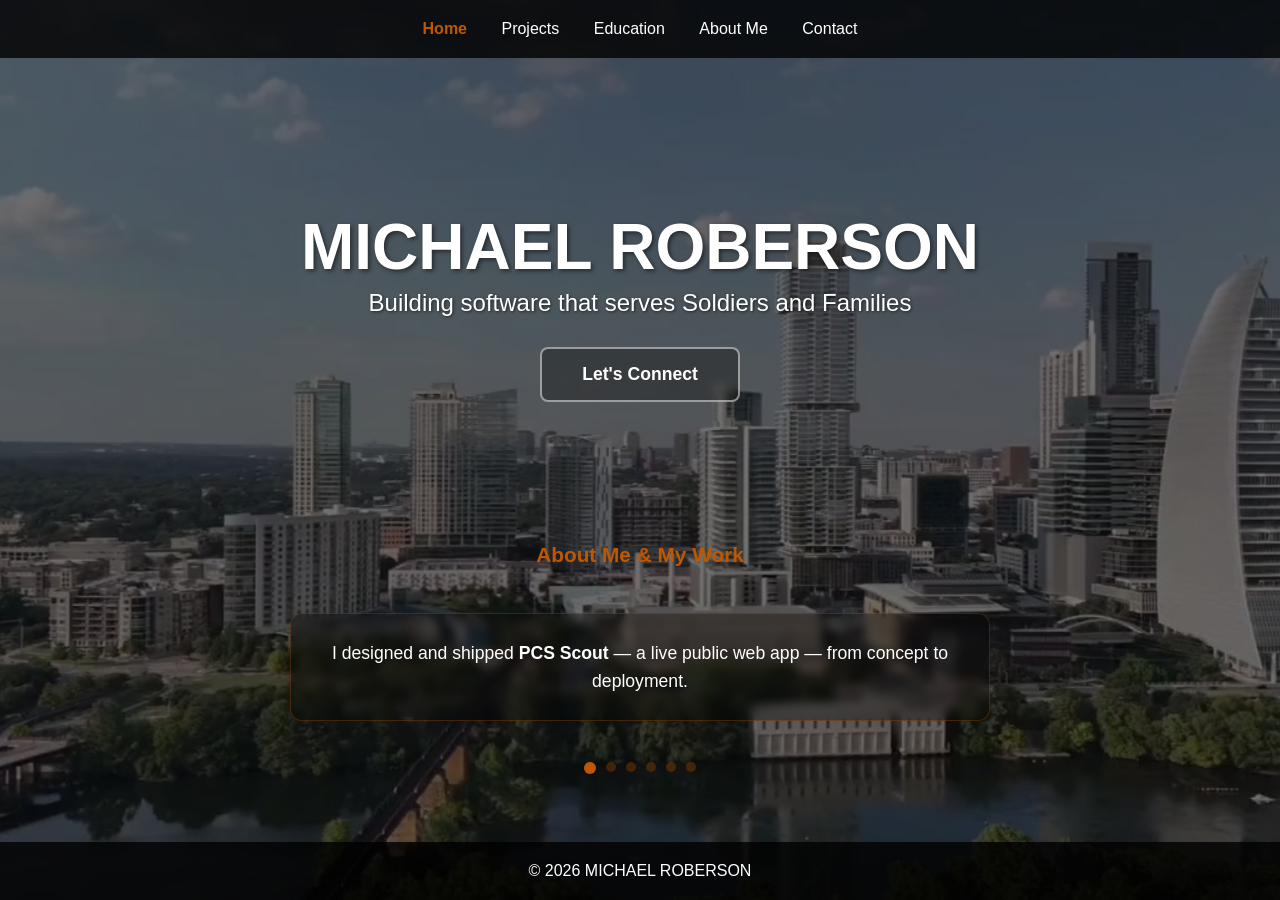
<file: index.html>
<!DOCTYPE html>
<html lang="en">
<head>
  <meta charset="UTF-8">
  <meta name="viewport" content="width=device-width, initial-scale=1.0">
  <title>Michael Roberson - Portfolio</title>
  <link rel="stylesheet" href="style.css?v=2">
</head>
  <body class="video-bg">

  <!-- Boomerang video: forward+reversed frames are baked into the file, so a
       plain native loop plays a seamless, smooth ping-pong (see austin-boomerang
       note in README). Built from the original drone footage with ffmpeg. -->
  <video class="bg-video" autoplay muted loop playsinline preload="auto" poster="video-poster.jpg">
    <source src="austin-boomerang.mp4" type="video/mp4">
  </video>
  <div class="bg-overlay"></div>

  <header>
    <nav>
      <a href="index.html" style="font-weight: bold; color: #BF5700;">Home</a>
      <a href="projects.html">Projects</a>
      <a href="education.html">Education</a>
      <a href="about.html">About Me</a>
      <a href="contact.html">Contact</a>
    </nav>
  </header>
  <!-- rest of your page stays exactly the same -->
  <!--
<body style="background-image: url('https://github.com/Terran-M-R/Terran-Roberson.github.io/blob/main/Portfolio%20Background%20w%20Gradient.jpg?raw=true'); background-size: cover; background-position: center; background-repeat: no-repeat; background-attachment: fixed;">
  
  <header>
    <nav>
      <a href="index.html" style="font-weight: bold; color: #bf5700;">Home</a>
      <a href="about.html">About Me</a>
      <a href="projects.html">Projects</a>
      <a href="education.html">Education</a>
      <a href="contact.html">Contact</a>
      <a href="hobbies.html">Hobbies</a>
    </nav>
  </header> This is the old background image that's just a picture rather than video. If the vid does not work, replace it with this -->
  <!-- Title page and funfacts section, there are some animations for the page on the CCS-->

  <section class="websitetitle">
    <h1 class="fade-in-up">MICHAEL ROBERSON</h1>
    <p class="fade-in-up delay-1">Building software that serves Soldiers and Families</p>
    <div class="connect-button-container fade-in-up delay-2">
    <a href="contact.html" class="connect-button">Let's Connect</a>
    </div>
  </section>

  <section class="fun-facts-section">
  <div class="fun-facts-container fade-in-up delay-3">
    <h3 class="fun-facts-title">About Me &amp; My Work</h3>
    <div class="fun-facts-carousel">
      <div class="fun-fact-card active">
        <p>I designed and shipped <strong>PCS Scout</strong> — a live public web app — from concept to deployment.</p>
      </div>
      <div class="fun-fact-card">
        <p>I taught myself Power BI, DAX, and full-stack web development by building tools people actually use.</p>
      </div>
      <div class="fun-fact-card">
        <p>I turn Army policy like AR 623-3 into working, testable software logic.</p>
      </div>
      <div class="fun-fact-card">
        <p>My tools pair real data engineering with Soldier-centered design.</p>
      </div>
      <div class="fun-fact-card">
        <p>The panorama behind this page is my own drone footage of the downtown Austin skyline — home of the Army Software Factory.</p>
      </div>
      <div class="fun-fact-card">
        <p>Proud University of Texas at Austin alum. Hook 'em! 🤘</p>
      </div>
    </div>
    <div class="carousel-dots">
      <span class="dot active" data-index="0"></span>
      <span class="dot" data-index="1"></span>
      <span class="dot" data-index="2"></span>
      <span class="dot" data-index="3"></span>
      <span class="dot" data-index="4"></span>
      <span class="dot" data-index="5"></span>
    </div>
  </div>
</section>

  <footer>
    <p>&copy; 2026 MICHAEL ROBERSON</p>
  </footer>

  <!-- This is JavaScript for the fun facts page the <script> is is script for JavaScript code, I didn't make another page for a .js file, 
  it's just imbedded here -->
  <script>
  // Fun Facts Carousel
  const cards = document.querySelectorAll('.fun-fact-card');
  const dots = document.querySelectorAll('.dot');
  let currentIndex = 0;
  
  function showCard(index) {
    // Remove active class from all cards and dots
    cards.forEach(card => {
      card.classList.remove('active', 'exit-left');
    });
    dots.forEach(dot => dot.classList.remove('active'));
    
    // Add exit animation to current card
    if (cards[currentIndex]) {
      cards[currentIndex].classList.add('exit-left');
    }
    
    // Update index
    currentIndex = index;
    
    // Show new card and activate dot
    cards[currentIndex].classList.add('active');
    dots[currentIndex].classList.add('active');
  }
  
  function nextCard() {
    const nextIndex = (currentIndex + 1) % cards.length;
    showCard(nextIndex);
  }
  
  // Auto-rotate every 4 seconds
  setInterval(nextCard, 4000);
  
  // Allow manual clicking on dots
  dots.forEach((dot, index) => {
    dot.addEventListener('click', () => {
      showCard(index);
    });
  });
</script>
</body>
</html>
</file>
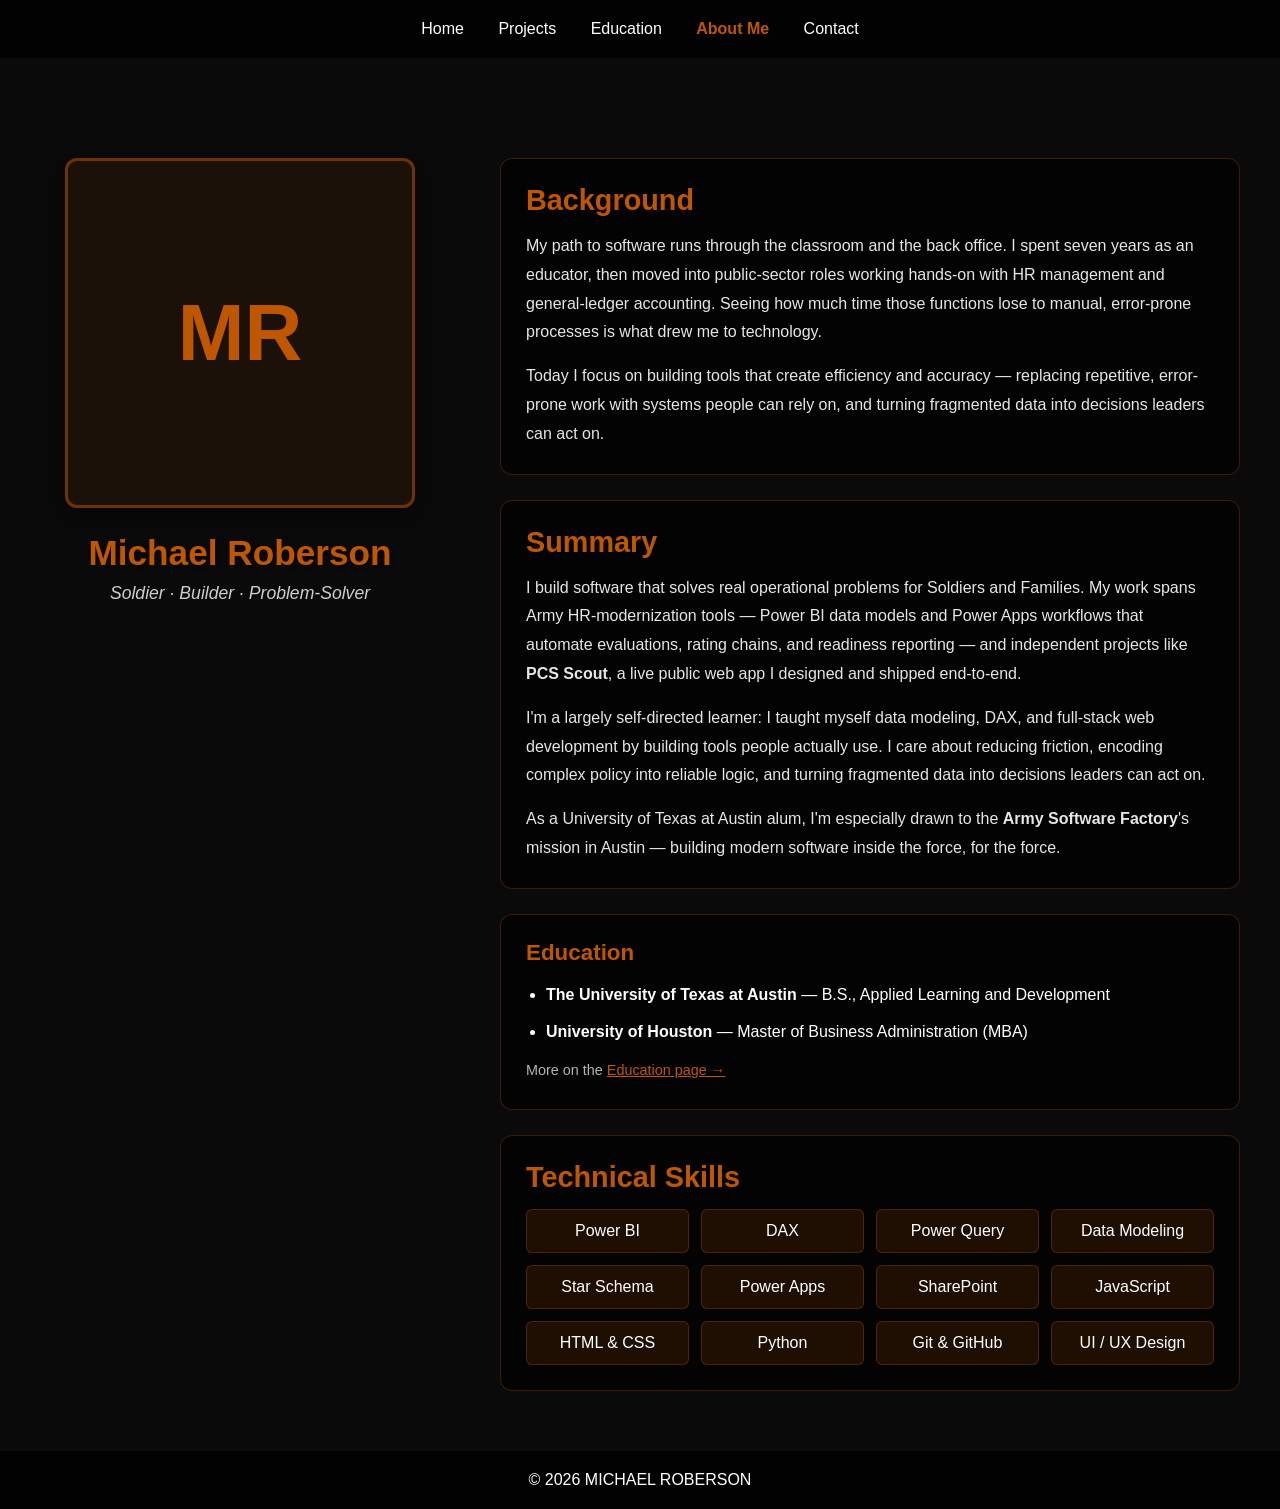
<file: about.html>
<!DOCTYPE html>
<html lang="en">
<head>
  <meta charset="UTF-8">
  <meta name="viewport" content="width=device-width, initial-scale=1.0">
  <title>About Me - Michael Roberson</title>
  <link rel="stylesheet" href="style.css?v=2">
</head>
<body>
  <header>
    <nav>
      <a href="index.html">Home</a>
      <a href="projects.html">Projects</a>
      <a href="education.html">Education</a>
      <a href="about.html" class="active" style="color:#bf5700;">About Me</a>
      <a href="contact.html">Contact</a>
    </nav>
  </header>

  <section class="about-two-column">
    <div class="about-two-column-container">

      <!-- Left: photo + name -->
      <div class="about-photo-side">
        <div class="about-photo-wrapper">
          <!-- Replace the div below with: <img class="about-photo" src="profile.jpg" alt="Michael Roberson"> -->
          <div class="about-photo" style="max-width:350px;height:350px;display:flex;align-items:center;justify-content:center;font-size:5rem;font-weight:bold;color:#bf5700;background:rgba(191, 87, 0,0.1);margin:0 auto;">MR</div>
        </div>
        <h1 class="about-name">Michael Roberson</h1>
        <p class="about-tagline">Soldier · Builder · Problem-Solver</p>
      </div>

      <!-- Right: content -->
      <div class="about-content-side">

        <div class="about-section-box">
          <h2>Background</h2>
          <p>
            My path to software runs through the classroom and the back office.
            I spent seven years as an educator, then moved into public-sector
            roles working hands-on with HR management and general-ledger
            accounting. Seeing how much time those functions lose to manual,
            error-prone processes is what drew me to technology.
          </p>
          <p style="margin-top:15px;">
            Today I focus on building tools that create efficiency and accuracy —
            replacing repetitive, error-prone work with systems people can rely
            on, and turning fragmented data into decisions leaders can act on.
          </p>
        </div>

        <div class="about-section-box">
          <h2>Summary</h2>
          <p>
            I build software that solves real operational problems for Soldiers
            and Families. My work spans Army HR-modernization tools — Power BI
            data models and Power Apps workflows that automate evaluations,
            rating chains, and readiness reporting — and independent projects
            like <strong>PCS Scout</strong>, a live public web app I designed and
            shipped end-to-end.
          </p>
          <p style="margin-top:15px;">
            I'm a largely self-directed learner: I taught myself data modeling,
            DAX, and full-stack web development by building tools people actually
            use. I care about reducing friction, encoding complex policy into
            reliable logic, and turning fragmented data into decisions leaders
            can act on.
          </p>
          <p style="margin-top:15px;">
            As a University of Texas at Austin alum, I'm especially drawn to the
            <strong>Army Software Factory</strong>'s mission in Austin — building
            modern software inside the force, for the force.
          </p>
        </div>

        <div class="about-section-box">
          <h3>Education</h3>
          <ul class="info-list">
            <li><strong>The University of Texas at Austin</strong> — B.S., Applied Learning and Development</li>
            <li><strong>University of Houston</strong> — Master of Business Administration (MBA)</li>
          </ul>
          <p style="margin-top:12px;font-size:0.9rem;color:rgba(255,255,255,0.7);">
            More on the <a href="education.html" style="color:#bf5700;">Education page →</a>
          </p>
        </div>

        <div class="about-section-box">
          <h2>Technical Skills</h2>
          <div class="skills-grid">
            <div class="skill-item">Power BI</div>
            <div class="skill-item">DAX</div>
            <div class="skill-item">Power Query</div>
            <div class="skill-item">Data Modeling</div>
            <div class="skill-item">Star Schema</div>
            <div class="skill-item">Power Apps</div>
            <div class="skill-item">SharePoint</div>
            <div class="skill-item">JavaScript</div>
            <div class="skill-item">HTML &amp; CSS</div>
            <div class="skill-item">Python</div>
            <div class="skill-item">Git &amp; GitHub</div>
            <div class="skill-item">UI / UX Design</div>
          </div>
        </div>

      </div>
    </div>
  </section>

  <footer>
    <p>&copy; 2026 MICHAEL ROBERSON</p>
  </footer>
</body>
</html>
</file>
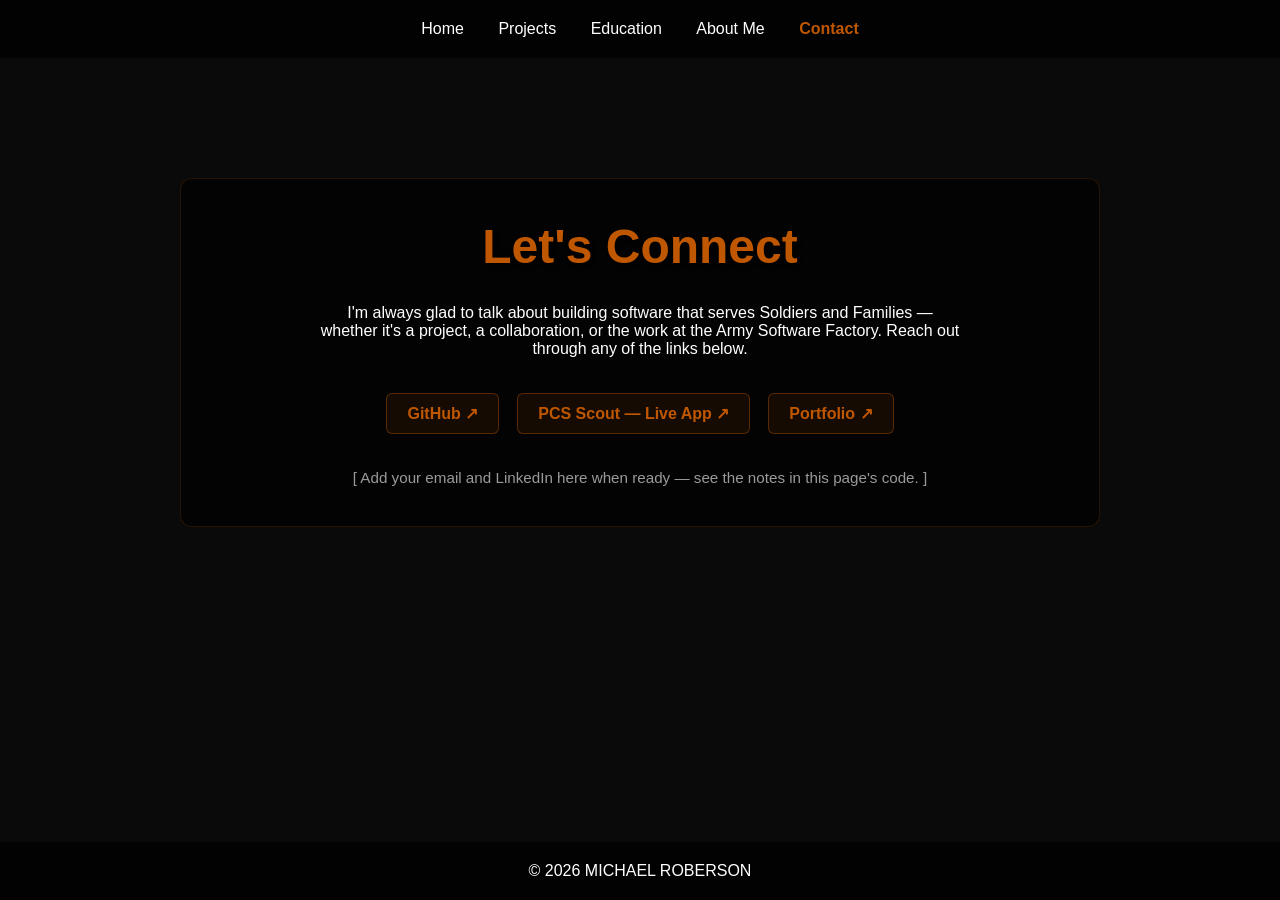
<file: contact.html>
<!DOCTYPE html>
<html lang="en">
<head>
  <meta charset="UTF-8">
  <meta name="viewport" content="width=device-width, initial-scale=1.0">
  <title>Contact - Michael Roberson</title>
  <link rel="stylesheet" href="style.css?v=2">
</head>
<body>
  <header>
    <nav>
      <a href="index.html">Home</a>
      <a href="projects.html">Projects</a>
      <a href="education.html">Education</a>
      <a href="about.html">About Me</a>
      <a href="contact.html" class="active" style="color:#bf5700;">Contact</a>
    </nav>
  </header>

  <section class="about-section-new">
    <div class="about-content" style="text-align:center;">
      <h1 class="about-title">Let's Connect</h1>
      <p class="about-bio" style="max-width:640px;margin:0 auto 35px auto;">
        I'm always glad to talk about building software that serves Soldiers and
        Families — whether it's a project, a collaboration, or the work at the
        Army Software Factory. Reach out through any of the links below.
      </p>

      <div style="display:flex;flex-wrap:wrap;gap:18px;justify-content:center;">
        <a class="org-link" href="https://github.com/Michael-W-R" target="_blank" rel="noopener" style="display:inline-block;">GitHub ↗</a>
        <a class="org-link" href="https://pcsscout.com" target="_blank" rel="noopener" style="display:inline-block;">PCS Scout — Live App ↗</a>
        <a class="org-link" href="https://github.com/Michael-W-R/Portfolio" target="_blank" rel="noopener" style="display:inline-block;">Portfolio ↗</a>
        <!-- Add your email: <a class="org-link" href="mailto:you@example.com">Email</a> -->
        <!-- Add LinkedIn: <a class="org-link" href="https://linkedin.com/in/your-handle" target="_blank" rel="noopener">LinkedIn ↗</a> -->
      </div>

      <p style="margin-top:35px;color:rgba(255,255,255,0.6);font-size:0.95rem;">
        [ Add your email and LinkedIn here when ready — see the notes in this
        page's code. ]
      </p>
    </div>
  </section>

  <footer>
    <p>&copy; 2026 MICHAEL ROBERSON</p>
  </footer>
</body>
</html>
</file>
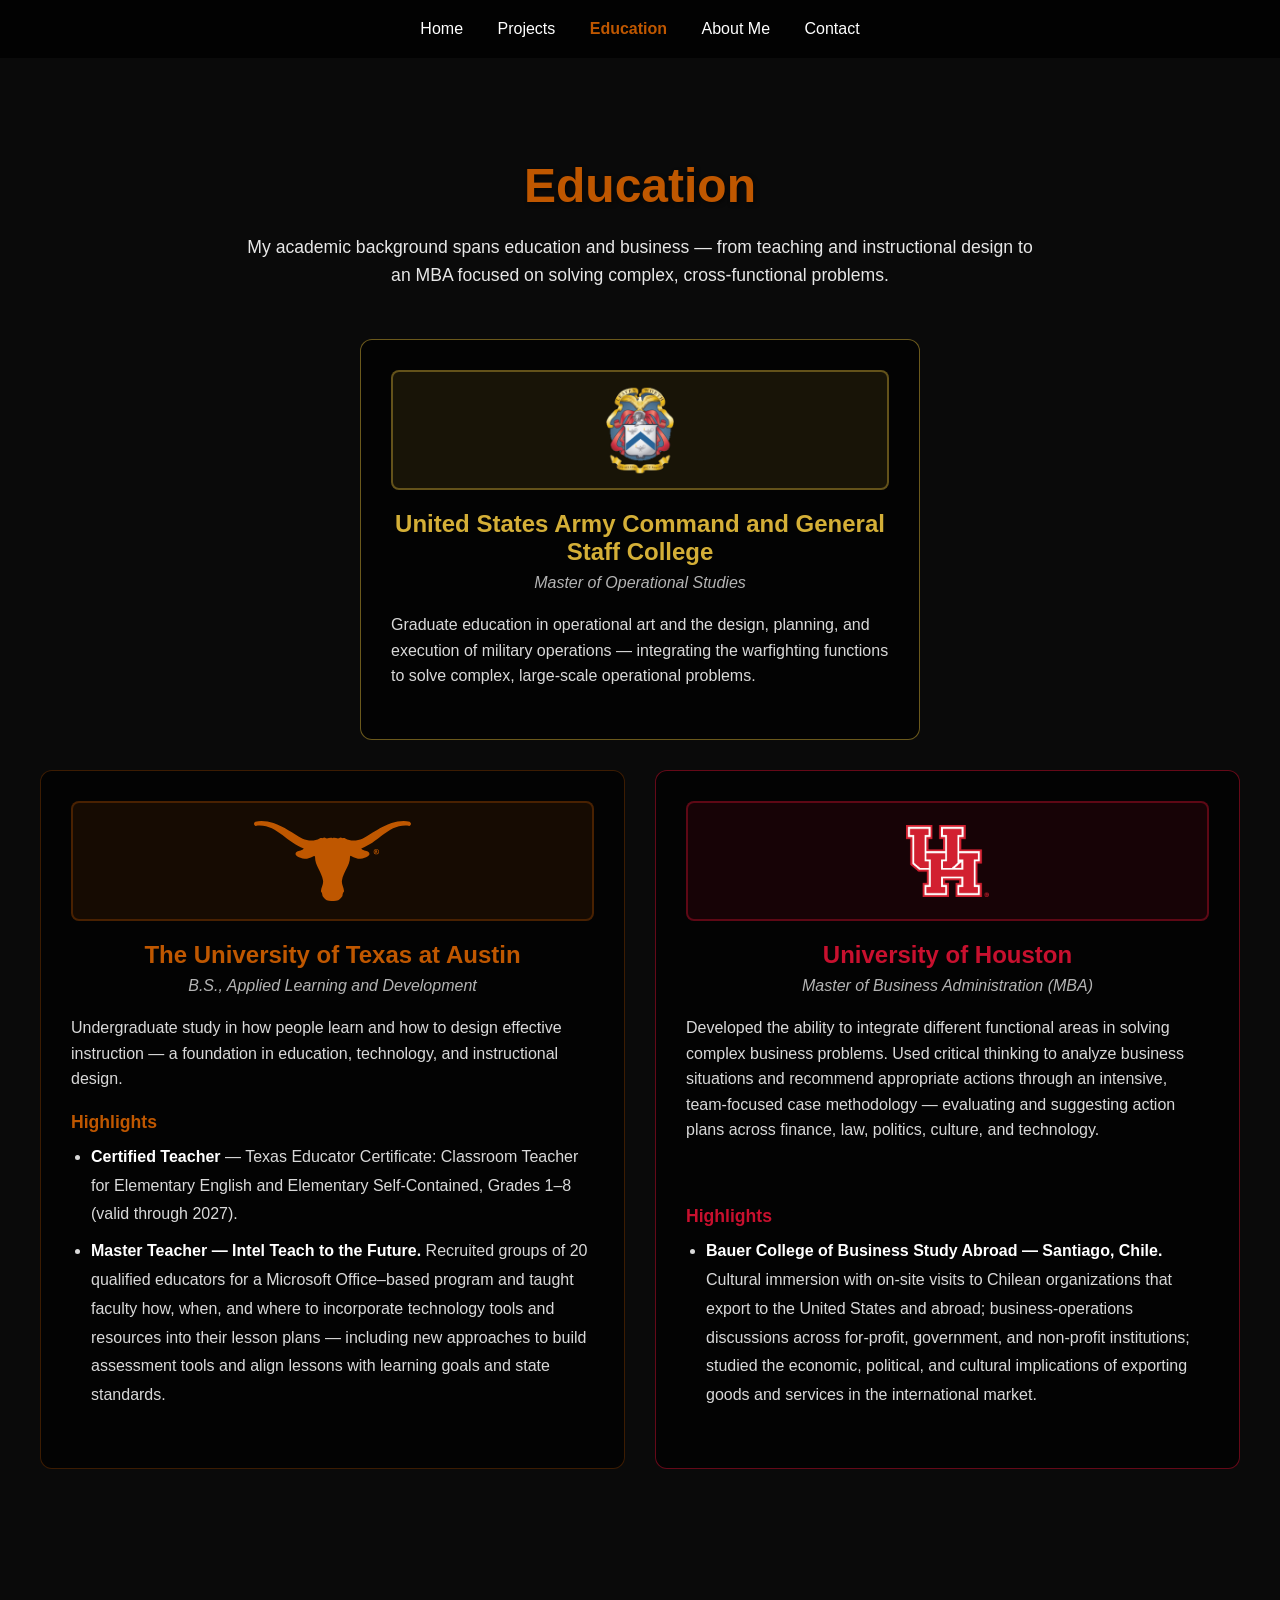
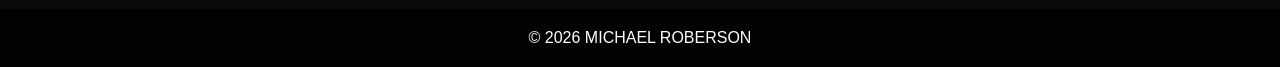
<file: education.html>
<!DOCTYPE html>
<html lang="en">
<head>
  <meta charset="UTF-8">
  <meta name="viewport" content="width=device-width, initial-scale=1.0">
  <title>Education - Michael Roberson</title>
  <link rel="stylesheet" href="style.css?v=2">
</head>
<body>
  <header>
    <nav>
      <a href="index.html">Home</a>
      <a href="projects.html">Projects</a>
      <a href="education.html" class="active" style="color:#bf5700;">Education</a>
      <a href="about.html">About Me</a>
      <a href="contact.html">Contact</a>
    </nav>
  </header>

  <section class="organizations-section">
    <div class="organizations-container">
      <h1 class="organizations-title">Education</h1>
      <p class="organizations-intro">
        My academic background spans education and business — from teaching and
        instructional design to an MBA focused on solving complex,
        cross-functional problems.
      </p>

      <!-- United States Command and General Staff College (centered, featured) -->
      <div class="org-featured">
        <div class="org-card cgsc-card">
          <div class="org-logo-placeholder">
            <img class="org-logo" src="images/cgsc-logo-transparent.png" alt="United States Army Command and General Staff College crest" style="height:100px;width:auto;">
          </div>
          <h3 class="org-name">United States Army Command and General Staff College</h3>
          <p class="org-role">Master of Operational Studies</p>
          <div class="org-description">
            <p>Graduate education in operational art and the design, planning, and
            execution of military operations — integrating the warfighting
            functions to solve complex, large-scale operational problems.</p>
          </div>
        </div>
      </div>

      <div class="organizations-grid">

        <!-- The University of Texas at Austin -->
        <div class="org-card">
          <div class="org-logo-placeholder">
            <img class="org-logo" src="images/ut-bevo.svg" alt="The University of Texas at Austin logo" style="height:80px;width:auto;">
          </div>
          <h3 class="org-name">The University of Texas at Austin</h3>
          <p class="org-role">B.S., Applied Learning and Development</p>
          <div class="org-description">
            <p>Undergraduate study in how people learn and how to design
            effective instruction — a foundation in education, technology, and
            instructional design.</p>
          </div>
          <div class="org-activities">
            <h4>Highlights</h4>
            <ul>
              <li><strong>Certified Teacher</strong> — Texas Educator
              Certificate: Classroom Teacher for Elementary English and
              Elementary Self-Contained, Grades 1–8 (valid through 2027).</li>
              <li><strong>Master Teacher — Intel Teach to the Future.</strong>
              Recruited groups of 20 qualified educators for a Microsoft
              Office–based program and taught faculty how, when, and where to
              incorporate technology tools and resources into their lesson
              plans — including new approaches to build assessment tools and
              align lessons with learning goals and state standards.</li>
            </ul>
          </div>
        </div>

        <!-- University of Houston -->
        <div class="org-card uh-card">
          <div class="org-logo-placeholder">
            <img class="org-logo" src="images/uh-logo.png" alt="University of Houston logo" style="height:72px;width:auto;">
          </div>
          <h3 class="org-name">University of Houston</h3>
          <p class="org-role">Master of Business Administration (MBA)</p>
          <div class="org-description">
            <p>Developed the ability to integrate different functional areas in
            solving complex business problems. Used critical thinking to analyze
            business situations and recommend appropriate actions through an
            intensive, team-focused case methodology — evaluating and suggesting
            action plans across finance, law, politics, culture, and
            technology.</p>
          </div>
          <div class="org-activities">
            <h4>Highlights</h4>
            <ul>
              <li><strong>Bauer College of Business Study Abroad — Santiago,
              Chile.</strong> Cultural immersion with on-site visits to Chilean
              organizations that export to the United States and abroad;
              business-operations discussions across for-profit, government, and
              non-profit institutions; studied the economic, political, and
              cultural implications of exporting goods and services in the
              international market.</li>
            </ul>
          </div>
        </div>

      </div>
    </div>
  </section>

  <footer>
    <p>&copy; 2026 MICHAEL ROBERSON</p>
  </footer>
</body>
</html>
</file>
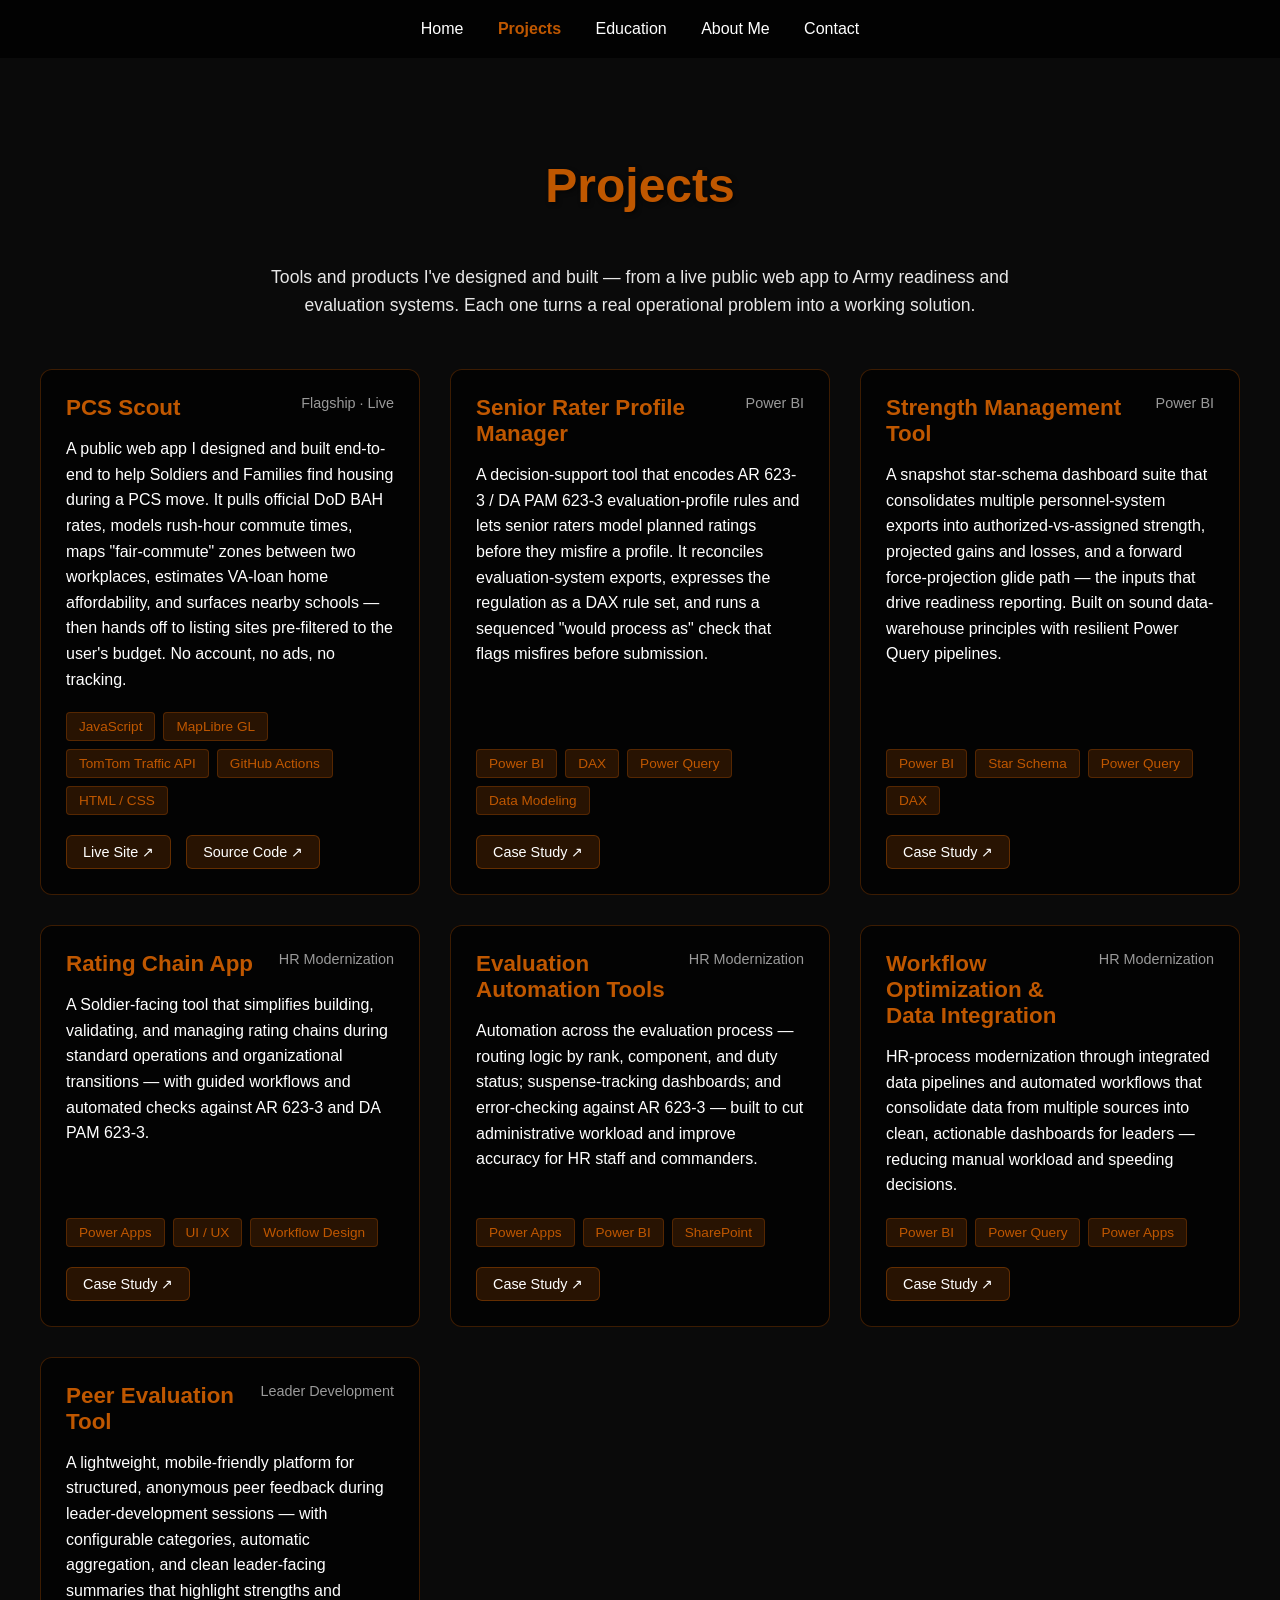
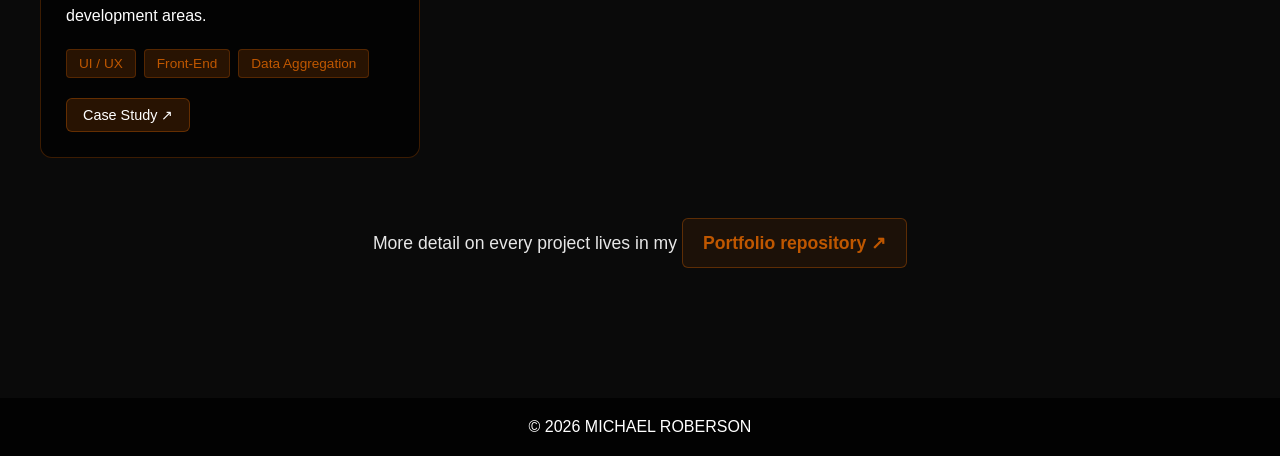
<file: projects.html>
<!DOCTYPE html>
<html lang="en">
<head>
  <meta charset="UTF-8">
  <meta name="viewport" content="width=device-width, initial-scale=1.0">
  <title>Projects - Michael Roberson</title>
  <link rel="stylesheet" href="style.css?v=2">
</head>
<body>
  <header>
    <nav>
      <a href="index.html">Home</a>
      <a href="projects.html" class="active" style="color:#bf5700;">Projects</a>
      <a href="education.html">Education</a>
      <a href="about.html">About Me</a>
      <a href="contact.html">Contact</a>
    </nav>
  </header>

  <section class="projects-section">
    <div class="projects-container">
      <h1 class="projects-title">Projects</h1>
      <p class="organizations-intro">
        Tools and products I've designed and built — from a live public web app
        to Army readiness and evaluation systems. Each one turns a real
        operational problem into a working solution.
      </p>

      <div class="projects-grid">

        <!-- PCS Scout -->
        <div class="project-card">
          <div class="project-header">
            <h3>PCS Scout</h3>
            <span class="project-date">Flagship · Live</span>
          </div>
          <p class="project-description">
            A public web app I designed and built end-to-end to help Soldiers and
            Families find housing during a PCS move. It pulls official DoD BAH
            rates, models rush-hour commute times, maps "fair-commute" zones
            between two workplaces, estimates VA-loan home affordability, and
            surfaces nearby schools — then hands off to listing sites pre-filtered
            to the user's budget. No account, no ads, no tracking.
          </p>
          <div class="project-tech">
            <span class="tech-tag">JavaScript</span>
            <span class="tech-tag">MapLibre GL</span>
            <span class="tech-tag">TomTom Traffic API</span>
            <span class="tech-tag">GitHub Actions</span>
            <span class="tech-tag">HTML / CSS</span>
          </div>
          <div class="project-links">
            <a class="project-link" href="https://pcsscout.com" target="_blank" rel="noopener">Live Site ↗</a>
            <a class="project-link" href="https://github.com/Michael-W-R/pcs-housing-finder" target="_blank" rel="noopener">Source Code ↗</a>
          </div>
        </div>

        <!-- Senior Rater Profile Manager -->
        <div class="project-card">
          <div class="project-header">
            <h3>Senior Rater Profile Manager</h3>
            <span class="project-date">Power BI</span>
          </div>
          <p class="project-description">
            A decision-support tool that encodes AR 623-3 / DA PAM 623-3
            evaluation-profile rules and lets senior raters model planned ratings
            before they misfire a profile. It reconciles evaluation-system
            exports, expresses the regulation as a DAX rule set, and runs a
            sequenced "would process as" check that flags misfires before
            submission.
          </p>
          <div class="project-tech">
            <span class="tech-tag">Power BI</span>
            <span class="tech-tag">DAX</span>
            <span class="tech-tag">Power Query</span>
            <span class="tech-tag">Data Modeling</span>
          </div>
          <div class="project-links">
            <a class="project-link" href="https://github.com/Michael-W-R/Portfolio/blob/main/Army-Projects/Senior-Rater-Profile-Manager.md" target="_blank" rel="noopener">Case Study ↗</a>
          </div>
        </div>

        <!-- Strength Management Tool -->
        <div class="project-card">
          <div class="project-header">
            <h3>Strength Management Tool</h3>
            <span class="project-date">Power BI</span>
          </div>
          <p class="project-description">
            A snapshot star-schema dashboard suite that consolidates multiple
            personnel-system exports into authorized-vs-assigned strength,
            projected gains and losses, and a forward force-projection glide
            path — the inputs that drive readiness reporting. Built on sound
            data-warehouse principles with resilient Power Query pipelines.
          </p>
          <div class="project-tech">
            <span class="tech-tag">Power BI</span>
            <span class="tech-tag">Star Schema</span>
            <span class="tech-tag">Power Query</span>
            <span class="tech-tag">DAX</span>
          </div>
          <div class="project-links">
            <a class="project-link" href="https://github.com/Michael-W-R/Portfolio/blob/main/Army-Projects/Strength-Management-Tool.md" target="_blank" rel="noopener">Case Study ↗</a>
          </div>
        </div>

        <!-- Rating Chain App -->
        <div class="project-card">
          <div class="project-header">
            <h3>Rating Chain App</h3>
            <span class="project-date">HR Modernization</span>
          </div>
          <p class="project-description">
            A Soldier-facing tool that simplifies building, validating, and
            managing rating chains during standard operations and organizational
            transitions — with guided workflows and automated checks against
            AR 623-3 and DA PAM 623-3.
          </p>
          <div class="project-tech">
            <span class="tech-tag">Power Apps</span>
            <span class="tech-tag">UI / UX</span>
            <span class="tech-tag">Workflow Design</span>
          </div>
          <div class="project-links">
            <a class="project-link" href="https://github.com/Michael-W-R/Portfolio/blob/main/Army-Projects/Rating-Chain-App.md" target="_blank" rel="noopener">Case Study ↗</a>
          </div>
        </div>

        <!-- Evaluation Automation Tools -->
        <div class="project-card">
          <div class="project-header">
            <h3>Evaluation Automation Tools</h3>
            <span class="project-date">HR Modernization</span>
          </div>
          <p class="project-description">
            Automation across the evaluation process — routing logic by rank,
            component, and duty status; suspense-tracking dashboards; and
            error-checking against AR 623-3 — built to cut administrative
            workload and improve accuracy for HR staff and commanders.
          </p>
          <div class="project-tech">
            <span class="tech-tag">Power Apps</span>
            <span class="tech-tag">Power BI</span>
            <span class="tech-tag">SharePoint</span>
          </div>
          <div class="project-links">
            <a class="project-link" href="https://github.com/Michael-W-R/Portfolio/blob/main/Army-Projects/Evaluation-Automation.md" target="_blank" rel="noopener">Case Study ↗</a>
          </div>
        </div>

        <!-- Workflow Optimization -->
        <div class="project-card">
          <div class="project-header">
            <h3>Workflow Optimization &amp; Data Integration</h3>
            <span class="project-date">HR Modernization</span>
          </div>
          <p class="project-description">
            HR-process modernization through integrated data pipelines and
            automated workflows that consolidate data from multiple sources into
            clean, actionable dashboards for leaders — reducing manual workload
            and speeding decisions.
          </p>
          <div class="project-tech">
            <span class="tech-tag">Power BI</span>
            <span class="tech-tag">Power Query</span>
            <span class="tech-tag">Power Apps</span>
          </div>
          <div class="project-links">
            <a class="project-link" href="https://github.com/Michael-W-R/Portfolio/blob/main/Army-Projects/WorkFlow-Optimization.md" target="_blank" rel="noopener">Case Study ↗</a>
          </div>
        </div>

        <!-- Peer Evaluation Tool -->
        <div class="project-card">
          <div class="project-header">
            <h3>Peer Evaluation Tool</h3>
            <span class="project-date">Leader Development</span>
          </div>
          <p class="project-description">
            A lightweight, mobile-friendly platform for structured, anonymous
            peer feedback during leader-development sessions — with configurable
            categories, automatic aggregation, and clean leader-facing summaries
            that highlight strengths and development areas.
          </p>
          <div class="project-tech">
            <span class="tech-tag">UI / UX</span>
            <span class="tech-tag">Front-End</span>
            <span class="tech-tag">Data Aggregation</span>
          </div>
          <div class="project-links">
            <a class="project-link" href="https://github.com/Michael-W-R/Portfolio/blob/main/Army-Projects/Peer-Evaluation-Tool.md" target="_blank" rel="noopener">Case Study ↗</a>
          </div>
        </div>

      </div>

      <p class="organizations-intro" style="margin-top:20px;">
        More detail on every project lives in my
        <a class="org-link" href="https://github.com/Michael-W-R/Portfolio" target="_blank" rel="noopener" style="display:inline-block;">Portfolio repository ↗</a>
      </p>
    </div>
  </section>

  <footer>
    <p>&copy; 2026 MICHAEL ROBERSON</p>
  </footer>
</body>
</html>
</file>
<file: style.css>
* {
  margin: 0;
  padding: 0;
  box-sizing: border-box;
}

/* Background video for the homepage only. Sits behind all content:
   video furthest back (-2), dark overlay above it (-1) for text
   readability — replaces the gradient that was baked into the old JPG. */

body.video-bg {
  background: none;
}

.bg-video {
  position: fixed;
  top: 0;
  left: 0;
  width: 100%;
  height: 100%;
  object-fit: cover;
  z-index: -2;
}

.bg-overlay {
  position: fixed;
  top: 0;
  left: 0;
  width: 100%;
  height: 100%;
  background: rgba(0, 0, 0, 0.55);
  z-index: -1;
}

/* This is the settings for the homepage body, NOT the body for the rest of the HTML. I did this so the background of the hompeage is different from the 
rest of the website 
html, homepagebody {
  height: 100%;
  margin: 0;
}

homepagebody {
  display: flex;
  flex-direction: column;
  min-height: 100vh;
  font-family: Verdana, sans-serif;
  background-image: url('https://github.com/Terran-M-R/Terran-Roberson.github.io/blob/main/Portfolio%20Background%20w%20Gradient.jpg?raw=true');
  background-size: cover;
  background-position: center;
  background-repeat: no-repeat;
  background-attachment: fixed;
  color: #ffffff;
}
*/

/* These are the settings for the background of the other HTMLs, not the homepage. If I want a background for the rest of the pages, I need to add
background-image: url(''); */

/* Sticky-footer setup: body is a full-height flex column and footer uses
   margin-top:auto to pin to the bottom. Note: do NOT put height:100% on body
   here — a fixed height makes the flex column shrink tall page content out
   past the footer (footer ends up mid-page). min-height:100vh below is enough. */
html, body {
  margin: 0;
}

body {
  display: flex;
  flex-direction: column;
  min-height: 100vh;
  font-family: Verdana, sans-serif;
  background-color: #0a0a0a;
  color: #ffffff;
  overflow-x: hidden;
  animation: pageFadeIn 0.4s ease-in;
}

@keyframes pageFadeIn {
  from {
    opacity: 0;
  }
  to {
    opacity: 1;
  }
}

/* This Section makes the website title and social media links in the middle of the page and offset 300 pixels */
.websitetitle {
  display: flex;
  flex-direction: column;
  justify-content: center;
  align-items: center;
  min-height: 55vh;
  text-align: center;
  color: white; 
}

.websitetitle h1 {
  font-size: 4rem;
  margin-bottom: 5px;
  text-shadow: 2px 2px 4px rgba(0, 0, 0, 0.5);

}

.websitetitle p {
  font-size: 1.5rem;
  text-shadow: 1px 1px 3px rgba(0, 0, 0, 0.6);
}

/* These are the general settings for the header. The position allows it to remain at the top while one scrolls down each page */
header {
  position: sticky;
  top: 0;
  width: 100%;
  background-color: rgba(0, 0, 0, 0.8);
  padding: 20px;
  text-align: center;
  z-index: 100;
}

/* The navigation is part of the header. It is the word links to the other pages. Hover changes the way it looks when a mouse is over it. Active shows when 
a the user is currently on the page. Ex: One the hompeage, the Home link is in bold. On HTML, I need to put class = active on each that is actually active. */
nav a {
  margin: 0 15px;
  text-decoration: none;
  color: #ffffff;
  transition: transform 0.5s ease;
  transition: all 0.3s ease, font-weight 0.5s;
}

nav a:hover {
  font-weight: bold;
  transform: translateY(-2px);
}

nav a.active {
  font-weight: 700;
}

/* The social links are underneath the website title. They are worded buttons to different social media platforms. When someone hovers over the links
the buttons move down 3 pixels and darken to let userers know they are clicking them. There is also a transition, it gets visibly darker as you hover*/

/* animations for page loading and more stuff on the index */

/* animation so the content of the pages move up into place as a page loads so it looks neat */
@keyframes fadeInUp {
  from {
    opacity: 0;
    transform: translateY(30px);
  }
  to {
    opacity: 1;
    transform: translateY(0);
  }
}

.fade-in-up {
  animation: fadeInUp 1s ease-out forwards;
  opacity: 0;
}

.delay-1 {
  animation-delay: 0.3s;
}

.delay-2 {
  animation-delay: 0.6s;
}

/* social media links, same as other social media links icon, not active at the moment, might use in the future  */
.social-links a {
  padding: 12px 24px;
  background-color: rgba(0, 0, 0, 0.3);
  color: #ffffff;
  text-decoration: none;
  border-radius: 8px;
  font-weight: bold;
  transition: all 0.3s ease;
  display: flex;
  align-items: center;
  gap: 8px;
  backdrop-filter: blur(5px);
  border: 2px solid transparent;
  transform: translateX(300px);
}

.social-icon {
  font-size: 1.2rem;
  transition: transform 0.3s ease;
  transform: translateX(300px);
}

.social-links a:hover {
  transform: translateY(-5px) scale(1.05);
  background-color: rgba(191, 87, 0, 0.2);
  color: #bf5700;
  border-color: rgba(191, 87, 0, 0.5);
  box-shadow: 0 8px 20px rgba(191, 87, 0, 0.3);
}

.social-links a:hover .social-icon {
  transform: scale(1.2) rotate(5deg);
}

/* animation so my name, the websitetitle, kind of pops out */
.websitetitle h1 {
  animation: fadeInUp 1s ease-out forwards, subtlePulse 3s ease-in-out infinite 2s;
}

@keyframes subtlePulse {
  0%, 100% {
    text-shadow: 2px 2px 4px rgba(0, 0, 0, 0.5);
  }
  50% {
    text-shadow: 2px 2px 20px rgba(191, 87, 0, 0.4), 2px 2px 4px rgba(0, 0, 0, 0.5);
  }
}

/* animation for header to appear onscreen after a delay so it looks neat*/
header {
  animation: fadeIn 0.8s ease-out;
}

@keyframes fadeIn {
  from {
    opacity: 0;
  }
  to {
    opacity: 1;
  }
}





.social-links {
  display: flex;
  gap: 20px;
  margin-top: 30px;
  justify-content: center;
  transform: translateX(300px);
}

/* Might use social links again, but since replaced it */

/*.social-links a {
  padding: 12px 24px;
  background-color: rgba(0, 0, 0, 0.3);
  color: #ffffff;
  text-decoration: none;
  border-radius: 8px;
  font-weight: bold;
  transition: transform 0.2s, background-color 0.3s;
}

.social-links a:hover {
  transform: translateY(-3px);
  background-color: rgba(0, 0, 0, 0.9);
  color: #bf5700;
} */ 

/* connect button on homepage/ same 3 buttons for links to social media on the connect page */

.connect-button-container {
  margin-top: 30px;
  display: flex;
  justify-content: center;
}

.connect-button {
  padding: 15px 40px;
  background-color: rgba(0, 0, 0, 0.3);
  color: #ffffff;
  text-decoration: none;
  border-radius: 8px;
  font-weight: bold;
  font-size: 1.1rem;
  border: 2px solid rgba(255, 255, 255, 0.5);
  transition: all 0.3s ease;
  backdrop-filter: blur(5px);
}

.connect-button:hover {
  transform: translateY(-5px) scale(1.05);
  background-color: rgba(191, 87, 0, 0.3);
  color: #bf5700;
  border-color: #bf5700;
  box-shadow: 0 8px 20px rgba(191, 87, 0, 0.4);
}

/* fun facts section on the index page */

.fun-facts-section {
  display: flex;
  justify-content: center;
  align-items: center;
  padding: 20px 20px 40px 20px;
  margin-top: -30px;
  min-height: 250px;
}
.fun-facts-container {
  max-width: 700px;
  width: 90%;
  text-align: center;
}

.fun-facts-title {
  color: #bf5700;
  font-size: 1.3rem;
  margin-bottom: 25px;
  font-weight: bold;
}

.fun-facts-carousel {
  position: relative;
  height: 150px;
  display: flex;
  align-items: center;
  justify-content: center;
}

.fun-fact-card {
  position: absolute;
  width: 100%;
  padding: 25px 40px;
  background-color: rgba(0, 0, 0, 0.3);
  border: 1px solid rgba(191, 87, 0, 0.3);
  color: #ffffff;
  border-radius: 12px;
  backdrop-filter: blur(5px);
  opacity: 0;
  transform: translateX(100%);
  transition: opacity 0.6s ease, transform 0.6s ease;
  box-sizing: border-box;
}

.fun-fact-card.active {
  opacity: 1;
  transform: translateX(0);
}

.fun-fact-card.exit-left {
  opacity: 0;
  transform: translateX(-100%);
}

.fun-fact-card p {
  font-size: 1.1rem;
  line-height: 1.6;
  margin: 0;
  color: #ffffff;
  text-align: center;
}

.carousel-dots {
  display: flex;
  justify-content: center;
  gap: 10px;
  margin-top: 20px;
}

.dot {
  width: 10px;
  height: 10px;
  border-radius: 50%;
  background-color: rgba(191, 87, 0, 0.3);
  cursor: pointer;
  transition: all 0.3s ease;
}

.dot:hover {
  background-color: rgba(191, 87, 0, 0.6);
  transform: scale(1.2);
}

.dot.active {
  background-color: #bf5700;
  width: 12px;
  height: 12px;
}
/* about page w/ two columns */

.about-two-column {
  min-height: 100vh;
  padding: 100px 40px 60px 40px;
}

.about-two-column-container {
  max-width: 1400px;
  margin: 0 auto;
  display: grid;
  grid-template-columns: 400px 1fr;
  gap: 60px;
  align-items: start;
}

/* about page left side containing photo */
.about-photo-side {
  position: sticky;
  top: 120px;
  text-align: center;
}

.about-photo-wrapper {
  width: 100%;
  margin-bottom: 25px;
}

.about-photo {
  width: 100%;
  max-width: 350px;
  border-radius: 12px;
  border: 3px solid rgba(191, 87, 0, 0.5);
  box-shadow: 0 8px 30px rgba(0, 0, 0, 0.5);
  transition: transform 0.3s ease, box-shadow 0.3s ease;
}

.about-photo:hover {
  transform: translateY(-5px);
  box-shadow: 0 12px 40px rgba(191, 87, 0, 0.3);
}

.about-name {
  font-size: 2.2rem;
  color: #bf5700;
  margin-bottom: 10px;
  text-shadow: 2px 2px 4px rgba(0, 0, 0, 0.5);
}

.about-tagline {
  font-size: 1.1rem;
  color: rgba(255, 255, 255, 0.8);
  font-style: italic;
}

/* about page, right side that has all the content */
.about-content-side {
  display: flex;
  flex-direction: column;
  gap: 25px;
}

.about-section-box {
  background-color: rgba(0, 0, 0, 0.7);
  padding: 25px;
  border-radius: 12px;
  border: 1px solid rgba(191, 87, 0, 0.3);
  transition: border-color 0.3s ease;
}

.about-section-box:hover {
  border-color: rgba(191, 87, 0, 0.6);
}

.about-section-box h2 {
  color: #bf5700;
  font-size: 1.8rem;
  margin-bottom: 15px;
}

.about-section-box h3 {
  color: #bf5700;
  font-size: 1.4rem;
  margin-bottom: 15px;
}

.about-section-box p {
  line-height: 1.8;
  color: rgba(255, 255, 255, 0.9);
}

/* making about page two columns with photo and text on diff sides unlike previous version */
@media (max-width: 1024px) {
  .about-two-column-container {
    grid-template-columns: 1fr;
    gap: 40px;
  }
  
  .about-photo-side {
    position: relative;
    top: 0;
  }
  
  .about-photo {
    max-width: 300px;
  }
}

@media (max-width: 768px) {
  .about-two-column {
    padding: 100px 20px 40px 20px;
  }
  
  .about-name {
    font-size: 1.8rem;
  }
  
  .about-photo {
    max-width: 250px;
  }
}


/* About page*/

.about-section-new {
  padding: 120px 40px 60px 40px;
  max-width: 1000px;
  margin: 0 auto;
  width: 100%;
}

.about-content {
  background-color: rgba(0, 0, 0, 0.7);
  padding: 40px;
  border-radius: 12px;
  border: 1px solid rgba(191, 87, 0, 0.2);
}

.about-title {
  font-size: 3rem;
  color: #bf5700;
  margin-bottom: 30px;
  text-align: center;
  text-shadow: 2px 2px 4px rgba(0, 0, 0, 0.5);
}

.about-bio {
  margin-bottom: 40px;
}

.about-bio p {
  line-height: 1.8;
  font-size: 1.05rem;
}

.about-content h3 {
  color: #bf5700;
  margin-top: 35px;
  margin-bottom: 15px;
  font-size: 1.5rem;
}

/* Skills Grid */
.skills-section {
  margin-top: 30px;
}

.skills-grid {
  display: grid;
  grid-template-columns: repeat(auto-fit, minmax(150px, 1fr));
  gap: 12px;
  margin-top: 15px;
}

.skill-item {
  background-color: rgba(191, 87, 0, 0.15);
  padding: 12px 16px;
  border-radius: 6px;
  text-align: center;
  border: 1px solid rgba(191, 87, 0, 0.3);
}


/* Info Sections (Certifications, Awards, Community Service) */
.info-section {
  margin-top: 30px;
}

.info-list {
  margin-top: 10px;
  margin-left: 20px;
  line-height: 1.8;
}

.info-list li {
  margin-bottom: 8px;
}

/* Projects */

.projects-section {
  padding: 100px 40px 80px 40px;
  min-height: calc(100vh - 80px);
}

.projects-container {
  max-width: 1200px;
  margin: 0 auto;
}

.projects-title {
  font-size: 3rem;
  text-align: center;
  margin-bottom: 50px;
  color: #bf5700;
  text-shadow: 2px 2px 4px rgba(0, 0, 0, 0.5);
}

.projects-grid {
  display: grid;
  grid-template-columns: repeat(auto-fit, minmax(300px, 1fr));
  gap: 30px;
  margin-bottom: 60px;
}

.project-card {
  background-color: rgba(0, 0, 0, 0.7);
  border: 1px solid rgba(191, 87, 0, 0.3);
  border-radius: 12px;
  padding: 25px;
  transition: transform 0.3s ease, box-shadow 0.3s ease;
  display: flex;
  flex-direction: column;
  position: relative;
}

.project-card:hover {
  transform: translateY(-5px);
  box-shadow: 0 8px 20px rgba(191, 87, 0, 0.2);
  border-color: rgba(191, 87, 0, 0.6);
}

/* Projects */
.project-media-container {
  position: relative;
  width: 100%;
  margin-bottom: 20px;
}

.project-thumbnail {
  width: 120px;
  height: 80px;
  object-fit: cover;
  border-radius: 8px;
  border: 2px solid rgba(191, 87, 0, 0.4);
  transition: all 0.3s ease;
  display: block;
}

.project-media-enlarged {
  position: absolute;
  top: 0;
  left: 0;
  width: 100%;
  height: 100%;
  opacity: 0;
  pointer-events: none;
  transition: opacity 0.3s ease;
  z-index: 10;
  display: flex;
  align-items: center;
  justify-content: center;
}

.enlarged-media {
  max-width: 90%;
  max-height: 400px;
  width: auto;
  height: auto;
  border-radius: 12px;
  border: 3px solid rgba(191, 87, 0, 0.8);
  box-shadow: 0 10px 40px rgba(0, 0, 0, 0.8);
  object-fit: contain;
}

.project-card:hover .project-media-enlarged {
  opacity: 1;
  pointer-events: auto;
}

.project-card:hover .project-thumbnail {
  border-color: rgba(191, 87, 0, 0.8);
  box-shadow: 0 4px 12px rgba(191, 87, 0, 0.3);
}

.project-header {
  display: flex;
  justify-content: space-between;
  align-items: flex-start;
  margin-bottom: 15px;
  flex-wrap: wrap;
  gap: 10px;
}

.project-header h3 {
  color: #bf5700;
  font-size: 1.4rem;
  margin: 0;
  flex: 1;
}

.project-date {
  color: rgba(255, 255, 255, 0.6);
  font-size: 0.9rem;
}

.project-description {
  line-height: 1.6;
  margin-bottom: 20px;
  flex-grow: 1;
}

.project-tech {
  display: flex;
  flex-wrap: wrap;
  gap: 8px;
  margin-bottom: 20px;
}

.tech-tag {
  background-color: rgba(191, 87, 0, 0.2);
  color: #bf5700;
  padding: 6px 12px;
  border-radius: 4px;
  font-size: 0.85rem;
  border: 1px solid rgba(191, 87, 0, 0.3);
}

.project-links {
  display: flex;
  gap: 15px;
  flex-wrap: wrap;
}

.project-link {
  color: #ffffff;
  text-decoration: none;
  padding: 8px 16px;
  background-color: rgba(191, 87, 0, 0.2);
  border-radius: 6px;
  border: 1px solid rgba(191, 87, 0, 0.4);
  transition: all 0.3s ease;
  font-size: 0.9rem;
}

.project-link:hover {
  background-color: rgba(191, 87, 0, 0.4);
  transform: translateY(-2px);
}

/* xtra designs and stuff, moves some content up when page loads, padding  */

@media (max-width: 768px) {
  .about-section-new {
    padding: 100px 20px 40px 20px;
  }
  
  .about-content {
    padding: 25px;
  }
  
  .about-title {
    font-size: 2.5rem;
  }
  
  .skills-grid {
    grid-template-columns: repeat(auto-fit, minmax(120px, 1fr));
  }
  
  .projects-section {
    padding: 100px 20px 60px 20px;
  }
  
  .projects-grid {
    grid-template-columns: 1fr;
    margin-bottom: 40px;
  }
  
  .projects-title {
    font-size: 2.5rem;
  }
  
  .websitetitle h1 {
    transform: translateX(0);
    font-size: 3rem;
  }
  
  .websitetitle p {
    transform: translateX(0);
  }
  
  .social-links {
    transform: translateX(0);
    flex-direction: column;
    align-items: center;
  }
}

/* This section is the space between the rest of the page and the footer */

section {
  margin-bottom: 0;
}

/* Organizations */

.organizations-section {
  padding: 100px 40px 80px 40px;
  min-height: calc(100vh - 80px);
}

.organizations-container {
  max-width: 1200px;
  margin: 0 auto;
}

.organizations-title {
  font-size: 3rem;
  text-align: center;
  margin-bottom: 20px;
  color: #bf5700;
  text-shadow: 2px 2px 4px rgba(0, 0, 0, 0.5);
}

.organizations-intro {
  text-align: center;
  max-width: 800px;
  margin: 0 auto 50px auto;
  font-size: 1.1rem;
  line-height: 1.6;
  color: rgba(255, 255, 255, 0.9);
}

.organizations-grid {
  display: grid;
  grid-template-columns: repeat(auto-fit, minmax(350px, 1fr));
  gap: 30px;
  margin-bottom: 60px;
}

.org-card {
  background-color: rgba(0, 0, 0, 0.7);
  border: 1px solid rgba(191, 87, 0, 0.3);
  border-radius: 12px;
  padding: 30px;
  transition: transform 0.3s ease, box-shadow 0.3s ease;
  display: flex;
  flex-direction: column;
}

.org-card:hover {
  transform: translateY(-5px);
  box-shadow: 0 8px 20px rgba(191, 87, 0, 0.2);
  border-color: rgba(191, 87, 0, 0.6);
}

.org-logo-placeholder {
  width: 100%;
  height: 120px;
  background-color: rgba(191, 87, 0, 0.1);
  border-radius: 8px;
  display: flex;
  align-items: center;
  justify-content: center;
  margin-bottom: 20px;
  border: 2px solid rgba(191, 87, 0, 0.3);
}

.org-logo-text {
  font-size: 2.5rem;
  font-weight: bold;
  color: #bf5700;
}

.org-logo {
  max-width: 80%;
  max-height: 80%;
  object-fit: contain;
}

.org-name {
  font-size: 1.5rem;
  color: #bf5700;
  margin-bottom: 8px;
  text-align: center;
}

/* University of Houston card — override the default burnt-orange org styles
   with UH Cougar Red (#C8102E) so the UH card carries its own branding.
   Scoped to .uh-card, so the UT card stays burnt orange. */
.uh-card {
  border-color: rgba(200, 16, 46, 0.5);
}

.uh-card:hover {
  border-color: rgba(200, 16, 46, 0.7);
  box-shadow: 0 8px 20px rgba(200, 16, 46, 0.25);
}

.uh-card .org-logo-placeholder {
  background-color: rgba(200, 16, 46, 0.1);
  border-color: rgba(200, 16, 46, 0.4);
}

.uh-card .org-name {
  color: #C8102E;
}

.uh-card .org-activities h4 {
  color: #C8102E;
}

/* Command and General Staff College — featured degree card, centered above
   the UT/UH grid. Gold accent (#D4AF37) drawn from the crest's eagle/banners. */
.org-featured {
  max-width: 560px;
  margin: 0 auto 30px auto;
}

.cgsc-card {
  border-color: rgba(212, 175, 55, 0.5);
}

.cgsc-card:hover {
  border-color: rgba(212, 175, 55, 0.7);
  box-shadow: 0 8px 20px rgba(212, 175, 55, 0.25);
}

.cgsc-card .org-logo-placeholder {
  background-color: rgba(212, 175, 55, 0.1);
  border-color: rgba(212, 175, 55, 0.4);
}

.cgsc-card .org-name {
  color: #D4AF37;
}

.org-role {
  text-align: center;
  color: rgba(255, 255, 255, 0.7);
  font-style: italic;
  margin-bottom: 20px;
  font-size: 1rem;
}

.org-description {
  margin-bottom: 20px;
  line-height: 1.6;
  flex-grow: 1;
}

.org-description p {
  color: rgba(255, 255, 255, 0.85);
}

.org-activities {
  margin-bottom: 20px;
}

.org-activities h4 {
  color: #bf5700;
  margin-bottom: 10px;
  font-size: 1.1rem;
}

.org-activities ul {
  margin-left: 20px;
  line-height: 1.8;
}

.org-activities li {
  margin-bottom: 8px;
  color: rgba(255, 255, 255, 0.85);
}

.org-activities strong {
  color: #ffffff;
}

.org-link {
  display: inline-block;
  color: #bf5700;
  text-decoration: none;
  padding: 10px 20px;
  background-color: rgba(191, 87, 0, 0.1);
  border-radius: 6px;
  border: 1px solid rgba(191, 87, 0, 0.4);
  transition: all 0.3s ease;
  text-align: center;
  font-weight: bold;
}

.org-link:hover {
  background-color: rgba(191, 87, 0, 0.3);
  transform: translateY(-2px);
}

@media (max-width: 768px) {
  .organizations-section {
    padding: 100px 20px 60px 20px;
  }
  
  .organizations-title {
    font-size: 2.5rem;
  }
  
  .organizations-grid {
    grid-template-columns: 1fr;
  }
}

/* Mobile Responsiveness for Index Page */
@media (max-width: 768px) {
  /* Reset the offset for mobile */
  .websitetitle {
    min-height: 70vh;
    padding: 20px;
  }

  .websitetitle h1 {
    font-size: 2.5rem;
    transform: translateX(0) !important;
    text-align: center;
  }

  .websitetitle p {
    font-size: 1.1rem;
    transform: translateX(0) !important;
    text-align: center;
  }

  /* Fix social links positioning */
  .social-links {
    transform: translateX(0) !important;
    flex-direction: column;
    gap: 15px;
  }

  .social-links a {
    transform: translateX(0) !important;
    width: 100%;
    justify-content: center;
  }

  .social-links a:hover {
    transform: translateY(-3px) scale(1.02) !important;
  }

  .social-icon {
    transform: translateX(0) !important;
  }

  /* Fix connect button */
  .connect-button-container {
    margin-top: 25px;
  }

  .connect-button {
    padding: 12px 30px;
    font-size: 1rem;
  }

  /* Fix animations to not use horizontal offset on mobile */
  @keyframes fadeInUp {
    from {
      opacity: 0;
      transform: translateY(30px);
    }
    to {
      opacity: 1;
      transform: translateY(0);
    }
  }

  /* Fun facts section mobile */
  .fun-facts-section {
    padding: 20px 15px 40px 15px;
    min-height: auto;
  }

  .fun-facts-container {
    width: 95%;
  }

  .fun-facts-title {
    font-size: 1.2rem;
    margin-bottom: 20px;
  }

  .fun-fact-card {
    padding: 20px 20px;
  }

  .fun-fact-card p {
    font-size: 1rem;
  }

  .fun-facts-carousel {
    height: 180px;
  }

  /* Header mobile adjustments */
  header {
    padding: 15px 10px;
  }

  nav a {
    margin: 0 8px;
    font-size: 0.9rem;
  }
}

/* Extra small phones */
@media (max-width: 480px) {
  .websitetitle h1 {
    font-size: 2rem;
  }

  .websitetitle p {
    font-size: 0.95rem;
  }

  nav a {
    margin: 0 5px;
    font-size: 0.85rem;
  }

  .fun-fact-card {
    padding: 15px;
  }

  .fun-fact-card p {
    font-size: 0.95rem;
  }
}





footer {
  margin-top: auto;
  text-align: center;
  padding: 20px;
  background-color: rgba(0, 0, 0, 0.8);
}
</file>
